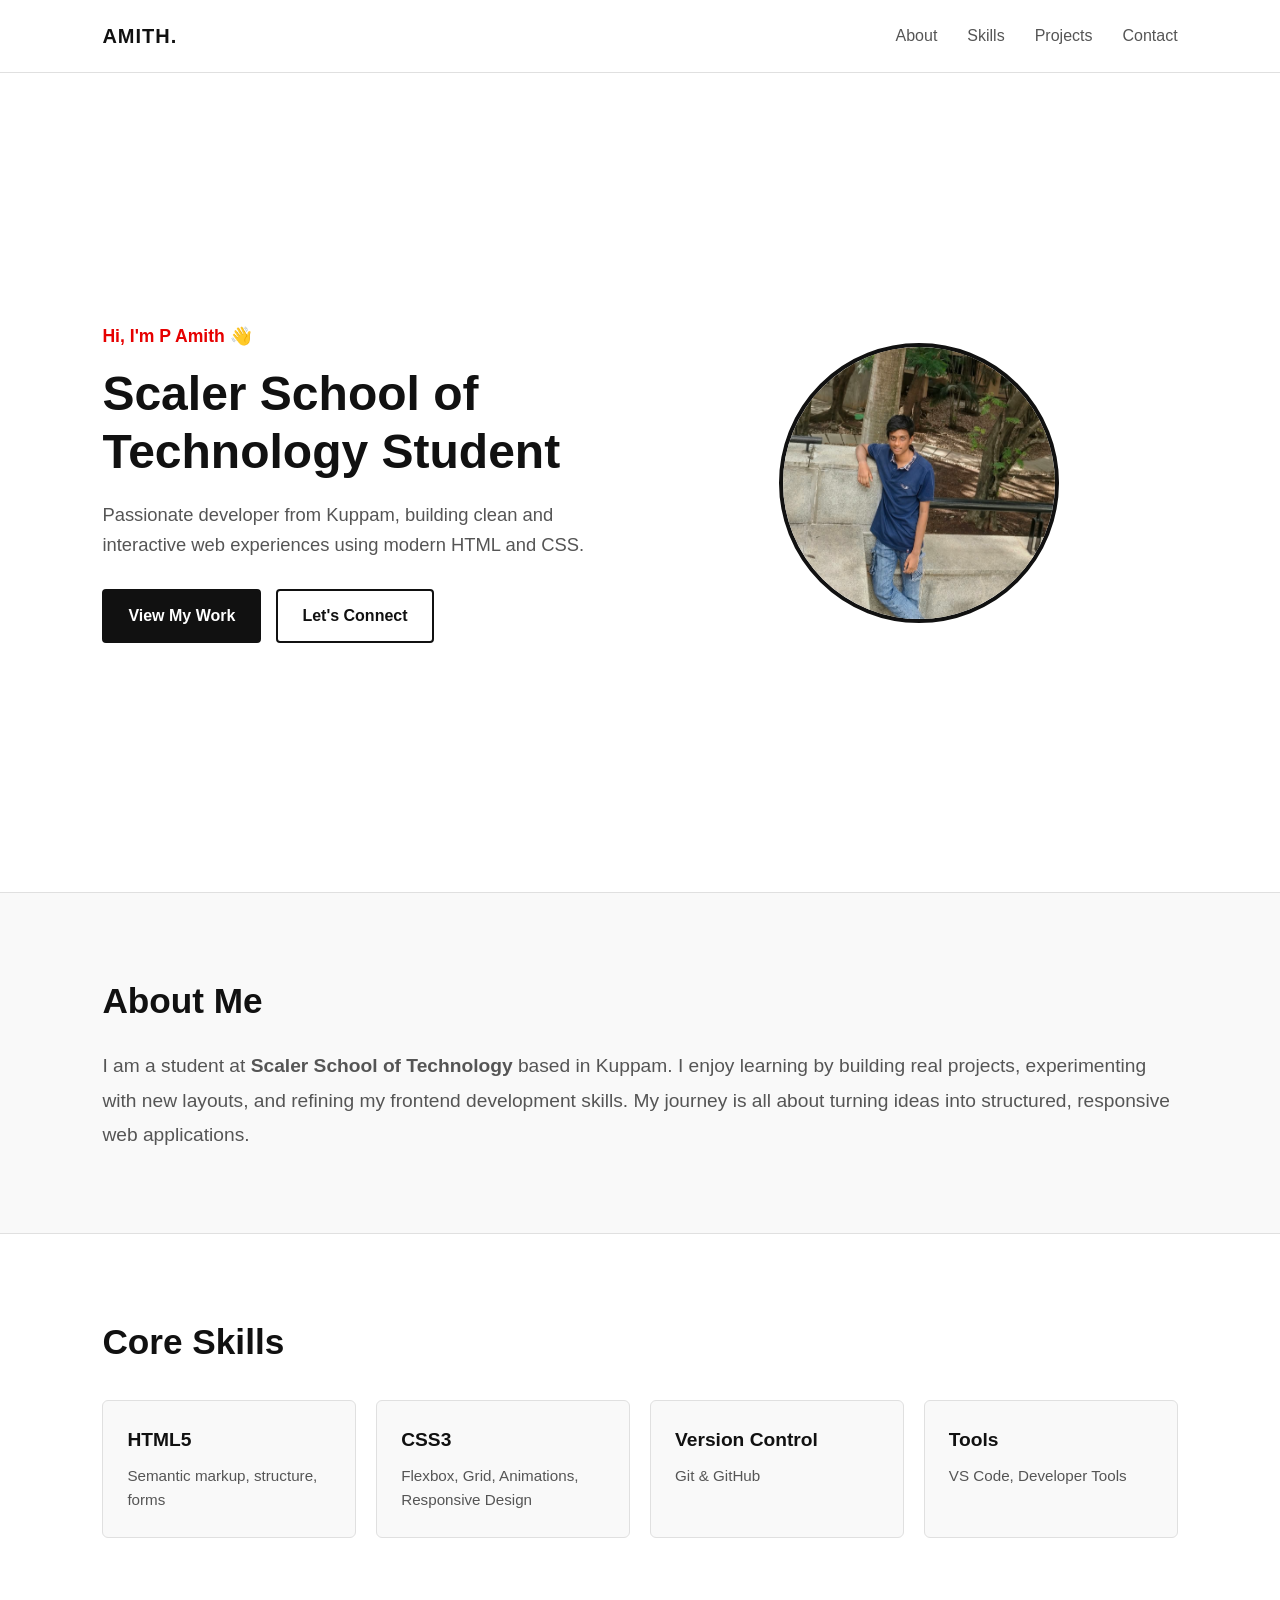
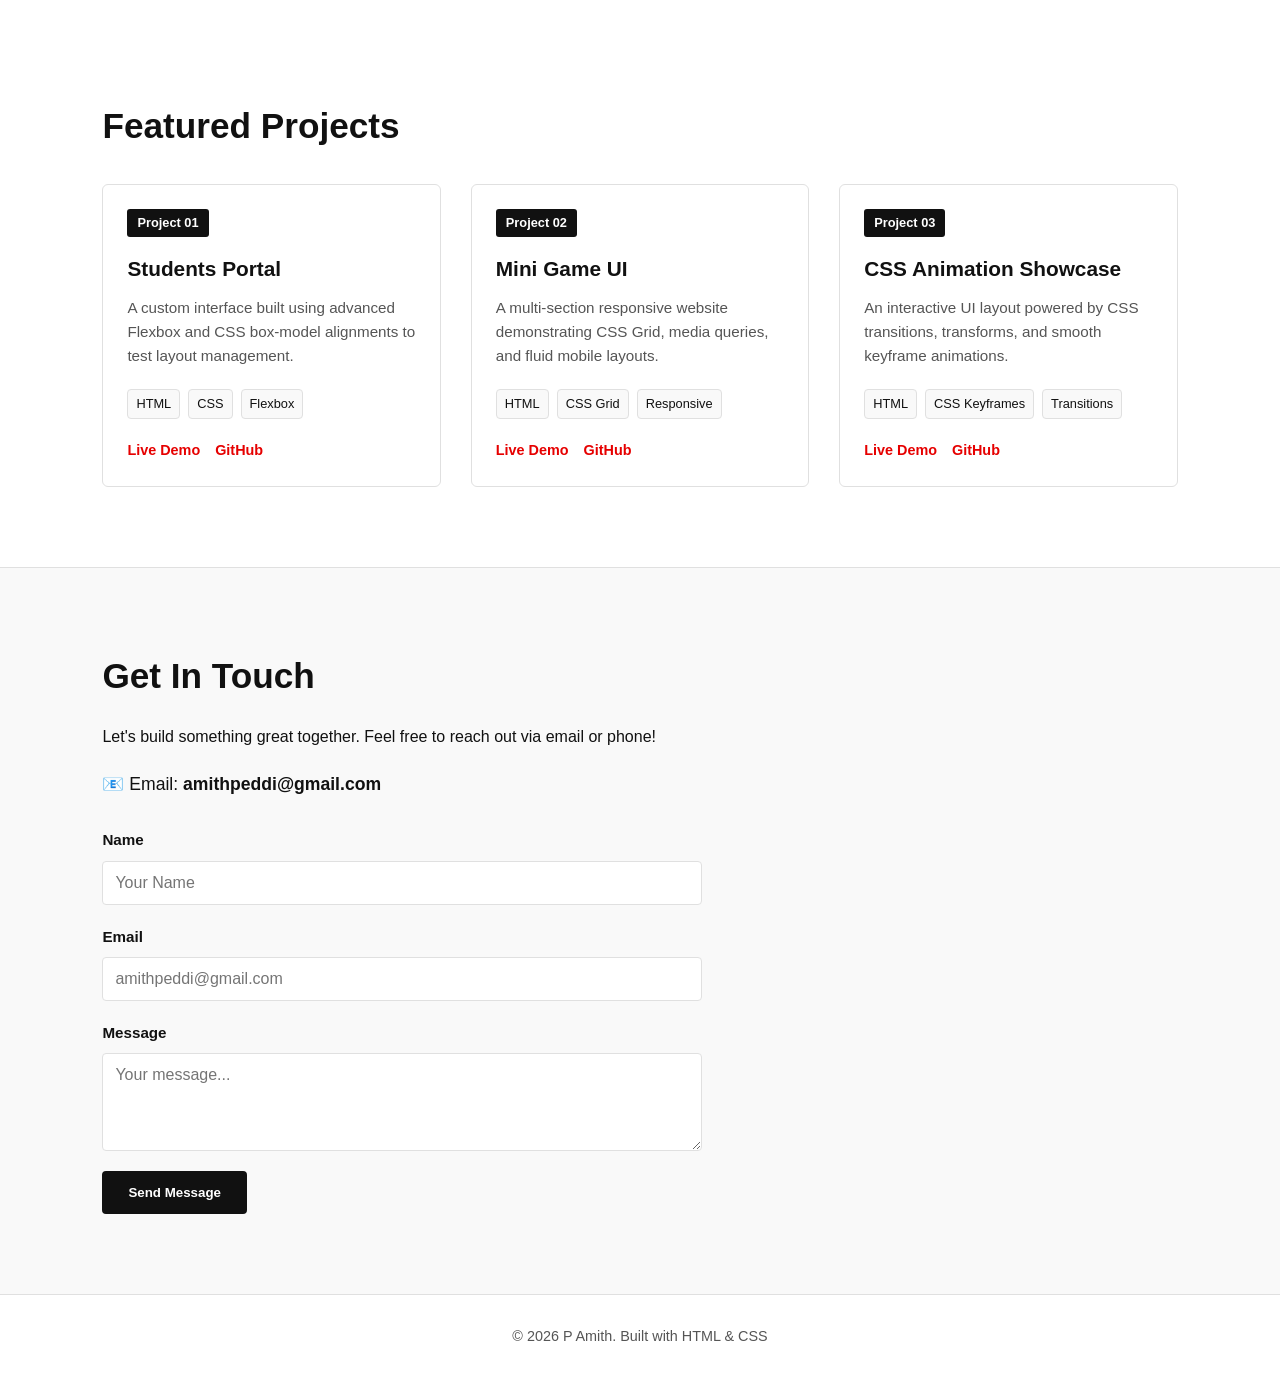
<file: index.html>
<!DOCTYPE html>
<html lang="en">
<head>
    <meta charset="UTF-8">
    <meta name="viewport" content="width=device-width, initial-scale=1.0">
    <title>P Amith — Portfolio</title>
    <link rel="stylesheet" href="style.css">
</head>
<body>

    <!-- Navigation Bar -->
    <header>
        <nav class="navbar">
            <div class="logo">AMITH.</div>
            <ul class="nav-links">
                <li><a href="#about">About</a></li>
                <li><a href="#skills">Skills</a></li>
                <li><a href="#projects">Projects</a></li>
                <li><a href="#contact">Contact</a></li>
            </ul>
        </nav>
    </header>

    <main>
        <!-- Hero Section -->
        <section id="hero" class="hero-section">
            <div class="hero-content">
                <span class="greeting">Hi, I'm P Amith 👋</span>
                <h1>Scaler School of Technology Student</h1>
                <p>Passionate developer from Kuppam, building clean and interactive web experiences using modern HTML and CSS.</p>
                <div class="hero-buttons">
                    <a href="#projects" class="btn btn-primary">View My Work</a>
                    <a href="#contact" class="btn btn-outline">Let's Connect</a>
                </div>
            </div>
            <div class="hero-image-container">
                <!-- Replace images/profile.jpg with your photo -->
                <img src="WhatsApp Image 2026-10-12 at 09.48.16.jpeg" class="profile-img">
            </div>
        </section>

        <!-- About Section -->
        <section id="about" class="about-section">
            <h2>About Me</h2>
            <p class="about-text">
                I am a student at <strong>Scaler School of Technology</strong> based in Kuppam. I enjoy learning by building real projects, experimenting with new layouts, and refining my frontend development skills. My journey is all about turning ideas into structured, responsive web applications.
            </p>
        </section>

        <!-- Skills Section -->
        <section id="skills" class="skills-section">
            <h2>Core Skills</h2>
            <div class="skills-grid">
                <div class="skill-card">
                    <h3>HTML5</h3>
                    <p>Semantic markup, structure, forms</p>
                </div>
                <div class="skill-card">
                    <h3>CSS3</h3>
                    <p>Flexbox, Grid, Animations, Responsive Design</p>
                </div>
                <div class="skill-card">
                    <h3>Version Control</h3>
                    <p>Git & GitHub</p>
                </div>
                <div class="skill-card">
                    <h3>Tools</h3>
                    <p>VS Code, Developer Tools</p>
                </div>
            </div>
        </section>

        <!-- Projects Section -->
        <section id="projects" class="projects-section">
            <h2>Featured Projects</h2>
            <div class="projects-grid">
                
                <!-- Project 1 -->
                <div class="project-card">
                    <div class="project-banner">Project 01</div>
                    <h3>Students Portal</h3>
                    <p>A custom interface built using advanced Flexbox and CSS box-model alignments to test layout management.</p>
                    <div class="project-tags">
                        <span>HTML</span><span>CSS</span><span>Flexbox</span>
                    </div>
                    <div class="project-links">
                        <a href="https://peddiamith.github.io/Assignment-1/" target="_blank">Live Demo</a>
                        <a href="https://github.com/PEDDIAMITH/Assignment-1.git" target="_blank">GitHub</a>
                    </div>
                </div>

                <!-- Project 2 -->
                <div class="project-card">
                    <div class="project-banner">Project 02</div>
                    <h3>Mini Game UI</h3>
                    <p>A multi-section responsive website demonstrating CSS Grid, media queries, and fluid mobile layouts.</p>
                    <div class="project-tags">
                        <span>HTML</span><span>CSS Grid</span><span>Responsive</span>
                    </div>
                    <div class="project-links">
                        <a href="https://peddiamith.github.io/Assignment-2/" target="_blank">Live Demo</a>
                        <a href="https://github.com/PEDDIAMITH/Assignment-2.git" target="_blank">GitHub</a>
                    </div>
                </div>

                <!-- Project 3 -->
                <div class="project-card">
                    <div class="project-banner">Project 03</div>
                    <h3>CSS Animation Showcase</h3>
                    <p>An interactive UI layout powered by CSS transitions, transforms, and smooth keyframe animations.</p>
                    <div class="project-tags">
                        <span>HTML</span><span>CSS Keyframes</span><span>Transitions</span>
                    </div>
                    <div class="project-links">
                        <a href="#" target="_blank">Live Demo</a>
                        <a href="#" target="_blank">GitHub</a>
                    </div>
                </div>

            </div>
        </section>

        <!-- Contact Section -->
        <section id="contact" class="contact-section">
            <h2>Get In Touch</h2>
            <p>Let's build something great together. Feel free to reach out via email or phone!</p>
            
            <div class="contact-info">
                <p>📧 Email: <a href="mailto:amithpeddi@gmail.com">amithpeddi@gmail.com</a></p>
                
            </div>

            <form class="contact-form">
                <div class="form-group">
                    <label for="name">Name</label>
                    <input type="text" id="name" placeholder="Your Name" required>
                </div>
                <div class="form-group">
                    <label for="email">Email</label>
                    <input type="email" id="email" placeholder="amithpeddi@gmail.com" required>
                </div>
                <div class="form-group">
                    <label for="message">Message</label>
                    <textarea id="message" rows="4" placeholder="Your message..." required></textarea>
                </div>
                <button type="submit" class="btn btn-primary">Send Message</button>
            </form>
        </section>
    </main>

    <!-- Footer -->
    <footer>
        <p>© 2026 P Amith. Built with HTML & CSS </p>
    </footer>

</body>
</html>
</file>
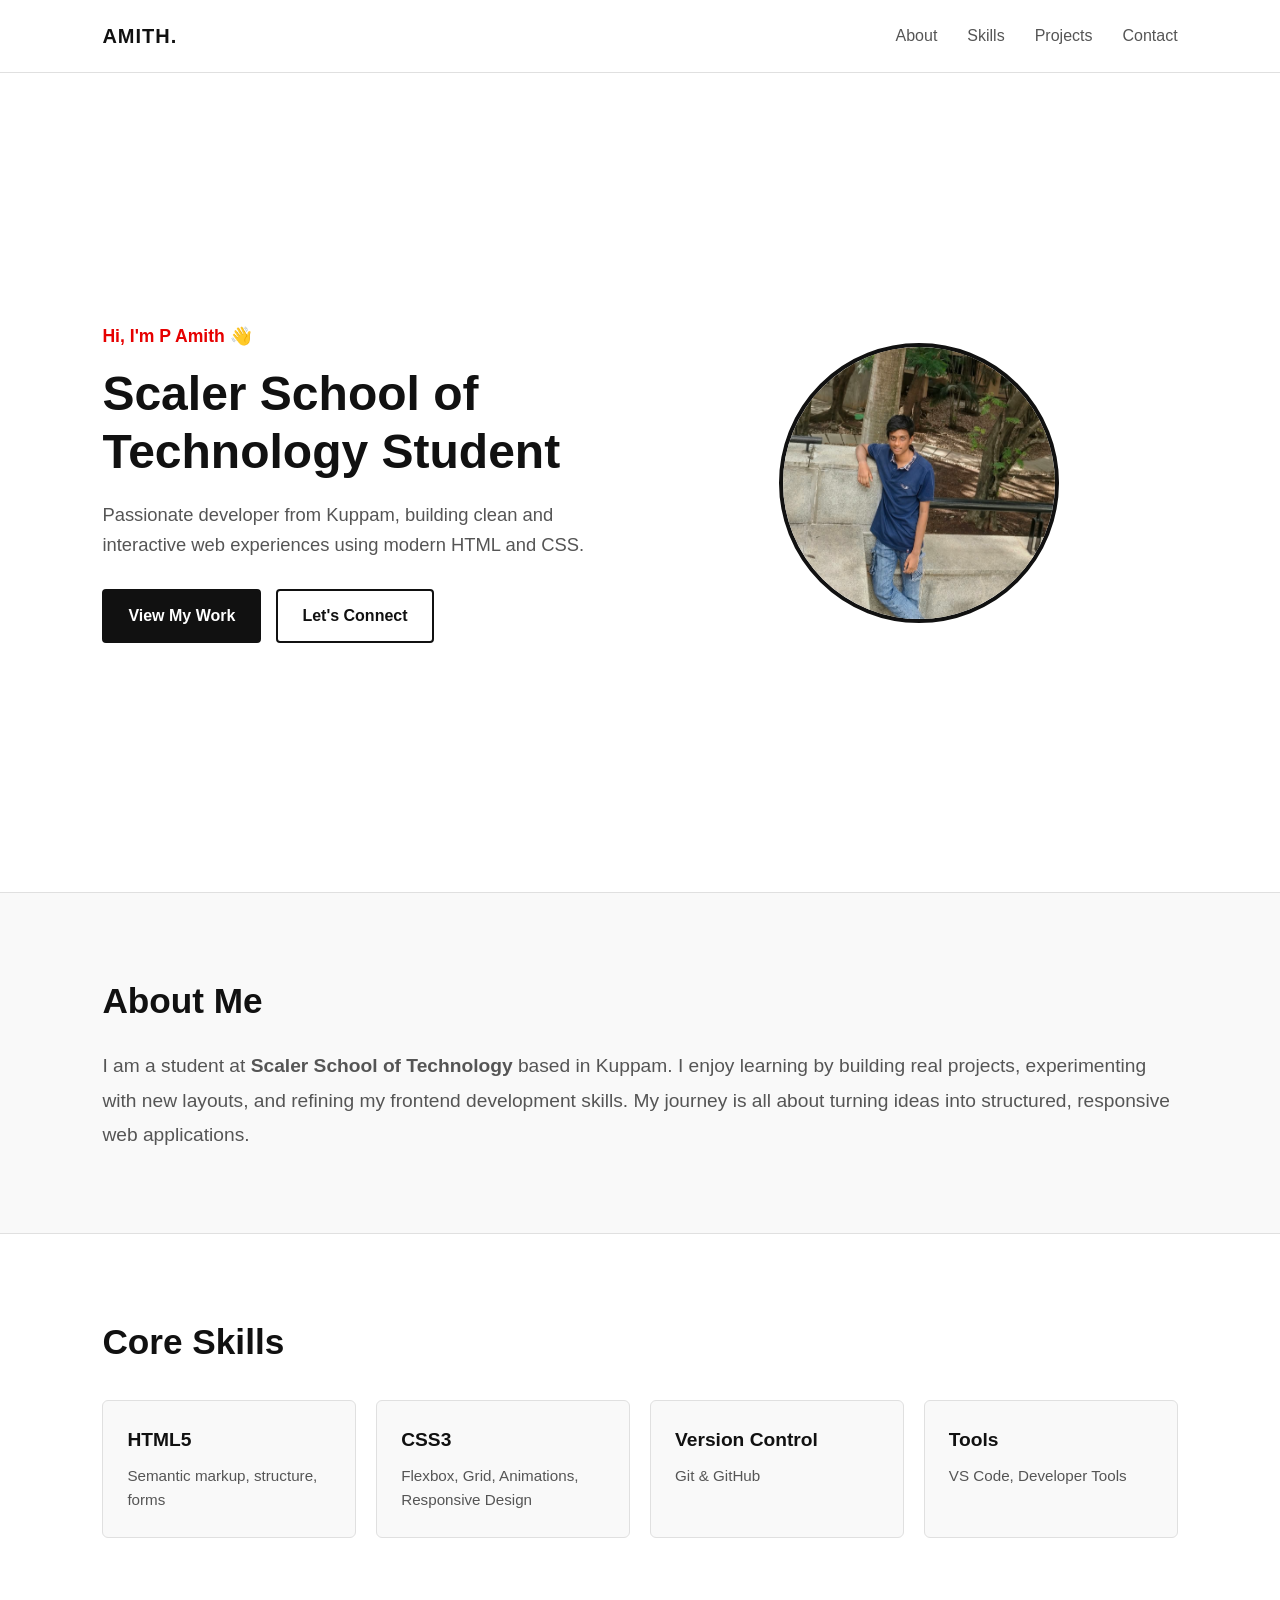
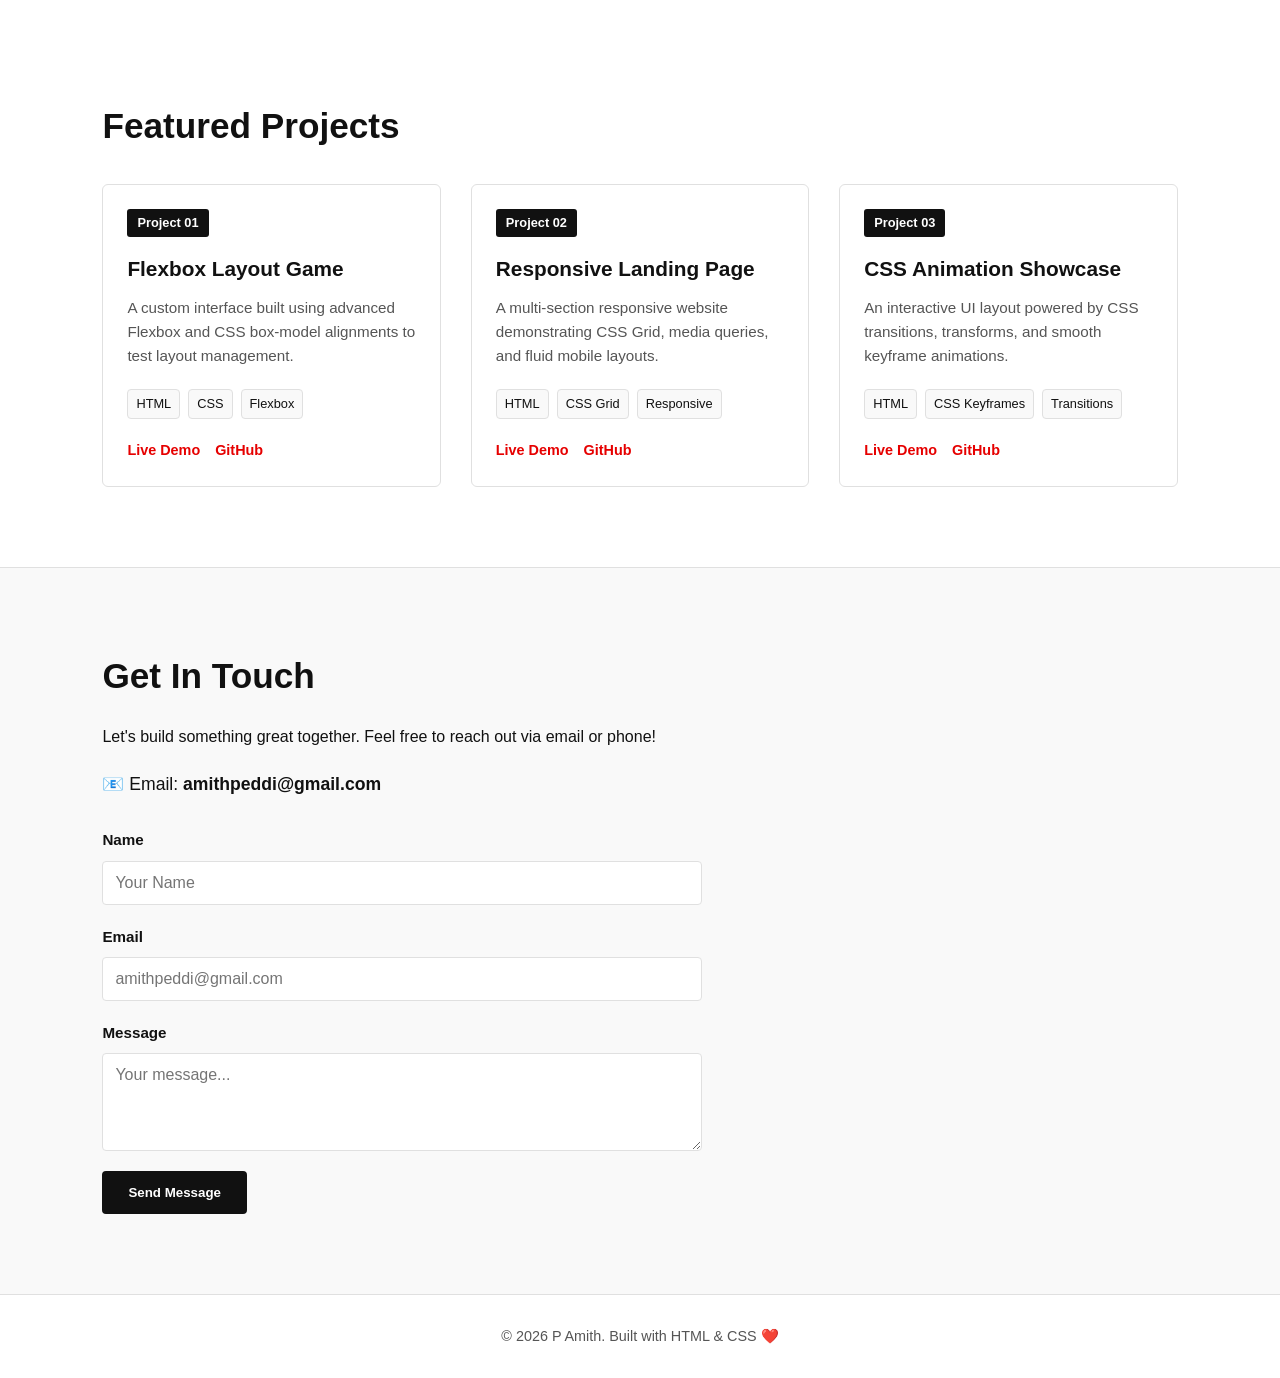
<file: PORT.HTML>
<!DOCTYPE html>
<html lang="en">
<head>
    <meta charset="UTF-8">
    <meta name="viewport" content="width=device-width, initial-scale=1.0">
    <title>P Amith — Portfolio</title>
    <link rel="stylesheet" href="style.css">
    <style>/* Color Palette: White background, Black text, Red accents */
:root {
    --bg-color: #ffffff;
    --surface-color: #f9f9f9;
    --text-primary: #111111;
    --text-secondary: #555555;
    --accent-red: #e60000;
    --accent-hover: #b30000;
    --border-color: #e0e0e0;
}

* {
    margin: 0;
    padding: 0;
    box-sizing: border-box;
}

html {
    scroll-behavior: smooth;
}

body {
    font-family: -apple-system, BlinkMacSystemFont, "Segoe UI", Roboto, Helvetica, Arial, sans-serif;
    background-color: var(--bg-color);
    color: var(--text-primary);
    line-height: 1.6;
}

/* Navbar */
.navbar {
    display: flex;
    justify-content: space-between;
    align-items: center;
    padding: 20px 8%;
    border-bottom: 1px solid var(--border-color);
    position: sticky;
    top: 0;
    background-color: var(--bg-color);
    z-index: 1000;
}

.logo {
    font-weight: 800;
    font-size: 1.25rem;
    letter-spacing: 1px;
    color: var(--text-primary);
}

.nav-links {
    list-style: none;
    display: flex;
    gap: 30px;
}

.nav-links a {
    text-decoration: none;
    color: var(--text-secondary);
    font-weight: 500;
    transition: color 0.2s ease;
}

.nav-links a:hover {
    color: var(--accent-red);
}

/* Sections General */
section {
    padding: 80px 8%;
}

/* Hero Section */
.hero-section {
    display: flex;
    align-items: center;
    justify-content: space-between;
    gap: 40px;
    min-height: calc(100vh - 81px);
}

.hero-content {
    flex: 1;
}

.greeting {
    display: inline-block;
    font-weight: 600;
    color: var(--accent-red);
    margin-bottom: 15px;
    font-size: 1.1rem;
}

.hero-content h1 {
    font-size: 3rem;
    font-weight: 800;
    line-height: 1.2;
    margin-bottom: 20px;
}

.hero-content p {
    font-size: 1.15rem;
    color: var(--text-secondary);
    margin-bottom: 30px;
}

.hero-buttons {
    display: flex;
    gap: 15px;
}

.hero-image-container {
    flex: 1;
    display: flex;
    justify-content: center;
}

.profile-img {
    width: 280px;
    height: 280px;
    object-fit: cover;
    border-radius: 50%;
    border: 4px solid var(--text-primary);
}

/* Buttons */
.btn {
    display: inline-block;
    padding: 12px 24px;
    border-radius: 4px;
    font-weight: 600;
    text-decoration: none;
    transition: all 0.2s ease;
    cursor: pointer;
    border: 2px solid var(--text-primary);
}

.btn-primary {
    background-color: var(--text-primary);
    color: var(--bg-color);
}

.btn-primary:hover {
    background-color: var(--accent-red);
    border-color: var(--accent-red);
}

.btn-outline {
    background-color: transparent;
    color: var(--text-primary);
}

.btn-outline:hover {
    border-color: var(--accent-red);
    color: var(--accent-red);
}

/* About Section */
.about-section {
    background-color: var(--surface-color);
    border-top: 1px solid var(--border-color);
    border-bottom: 1px solid var(--border-color);
}

.about-section h2, .skills-section h2, .projects-section h2, .contact-section h2 {
    font-size: 2.2rem;
    font-weight: 800;
    margin-bottom: 20px;
}

.about-text {
    font-size: 1.2rem;
    color: var(--text-secondary);
    max-br: 800px;
    line-height: 1.8;
}

/* Skills Section */
.skills-grid {
    display: grid;
    grid-template-columns: repeat(auto-fit, minmax(220px, 1fr));
    gap: 20px;
    margin-top: 30px;
}

.skill-card {
    background-color: var(--surface-color);
    border: 1px solid var(--border-color);
    padding: 24px;
    border-radius: 6px;
    transition: transform 0.3s ease, border-color 0.3s ease;
}

.skill-card:hover {
    transform: translateY(-5px);
    border-color: var(--accent-red);
}

.skill-card h3 {
    font-size: 1.2rem;
    margin-bottom: 8px;
}

.skill-card p {
    color: var(--text-secondary);
    font-size: 0.95rem;
}

/* Projects Section */
.projects-grid {
    display: grid;
    grid-template-columns: repeat(auto-fit, minmax(280px, 1fr));
    gap: 30px;
    margin-top: 30px;
}

.project-card {
    border: 1px solid var(--border-color);
    border-radius: 6px;
    padding: 24px;
    background-color: var(--bg-color);
    display: flex;
    flex-direction: column;
    justify-content: space-between;
    transition: transform 0.3s ease, box-shadow 0.3s ease;
}

.project-card:hover {
    transform: translateY(-6px);
    box-shadow: 0 10px 25px rgba(230, 0, 0, 0.1);
}

.project-banner {
    background-color: var(--text-primary);
    color: var(--bg-color);
    display: inline-block;
    padding: 4px 10px;
    font-size: 0.8rem;
    font-weight: 700;
    border-radius: 3px;
    margin-bottom: 15px;
    width: fit-content;
}

.project-card h3 {
    font-size: 1.3rem;
    margin-bottom: 10px;
}

.project-card p {
    color: var(--text-secondary);
    font-size: 0.95rem;
    margin-bottom: 20px;
}

.project-tags {
    display: flex;
    gap: 8px;
    margin-bottom: 20px;
    flex-wrap: wrap;
}

.project-tags span {
    font-size: 0.8rem;
    background-color: var(--surface-color);
    padding: 4px 8px;
    border-radius: 4px;
    border: 1px solid var(--border-color);
    font-weight: 500;
}

.project-links {
    display: flex;
    gap: 15px;
}

.project-links a {
    text-decoration: none;
    font-size: 0.9rem;
    font-weight: 600;
    color: var(--accent-red);
}

.project-links a:hover {
    text-decoration: underline;
}

/* Contact Section */
.contact-section {
    background-color: var(--surface-color);
    border-top: 1px solid var(--border-color);
}

.contact-info {
    margin: 20px 0 30px 0;
    font-size: 1.1rem;
}

.contact-info a {
    color: var(--text-primary);
    text-decoration: none;
    font-weight: 600;
}

.contact-info a:hover {
    color: var(--accent-red);
}

.contact-form {
    max-width: 600px;
}

.form-group {
    margin-bottom: 20px;
    display: flex;
    flex-direction: column;
}

.form-group label {
    font-weight: 600;
    margin-bottom: 8px;
    font-size: 0.95rem;
}

.form-group input, .form-group textarea {
    padding: 12px;
    border: 1px solid var(--border-color);
    border-radius: 4px;
    font-family: inherit;
    font-size: 1rem;
    background-color: var(--bg-color);
}

.form-group input:focus, .form-group textarea:focus {
    outline: none;
    border-color: var(--accent-red);
}

/* Footer */
footer {
    text-align: center;
    padding: 30px 8%;
    border-top: 1px solid var(--border-color);
    font-size: 0.9rem;
    color: var(--text-secondary);
}

/* Responsive Design (Media Query) */
@media (max-width: 768px) {
    .hero-section {
        flex-direction: column-reverse;
        text-align: center;
        padding-top: 40px;
    }

    .hero-buttons {
        justify-content: center;
    }

    .nav-links {
        display: none; /* Can be expanded if hamburger menu is added later */
    }

    .hero-content h1 {
        font-size: 2.2rem;
    }
}</style>
</head>
<body>

    <!-- Navigation Bar -->
    <header>
        <nav class="navbar">
            <div class="logo">AMITH.</div>
            <ul class="nav-links">
                <li><a href="#about">About</a></li>
                <li><a href="#skills">Skills</a></li>
                <li><a href="#projects">Projects</a></li>
                <li><a href="#contact">Contact</a></li>
            </ul>
        </nav>
    </header>

    <main>
        <!-- Hero Section -->
        <section id="hero" class="hero-section">
            <div class="hero-content">
                <span class="greeting">Hi, I'm P Amith 👋</span>
                <h1>Scaler School of Technology Student</h1>
                <p>Passionate developer from Kuppam, building clean and interactive web experiences using modern HTML and CSS.</p>
                <div class="hero-buttons">
                    <a href="#projects" class="btn btn-primary">View My Work</a>
                    <a href="#contact" class="btn btn-outline">Let's Connect</a>
                </div>
            </div>
            <div class="hero-image-container">
                <!-- Replace images/profile.jpg with your photo -->
                <img src="WhatsApp Image 2026-10-12 at 09.48.16.jpeg" alt="P Amith" class="profile-img">
            </div>
        </section>

        <!-- About Section -->
        <section id="about" class="about-section">
            <h2>About Me</h2>
            <p class="about-text">
                I am a student at <strong>Scaler School of Technology</strong> based in Kuppam. I enjoy learning by building real projects, experimenting with new layouts, and refining my frontend development skills. My journey is all about turning ideas into structured, responsive web applications.
            </p>
        </section>

        <!-- Skills Section -->
        <section id="skills" class="skills-section">
            <h2>Core Skills</h2>
            <div class="skills-grid">
                <div class="skill-card">
                    <h3>HTML5</h3>
                    <p>Semantic markup, structure, forms</p>
                </div>
                <div class="skill-card">
                    <h3>CSS3</h3>
                    <p>Flexbox, Grid, Animations, Responsive Design</p>
                </div>
                <div class="skill-card">
                    <h3>Version Control</h3>
                    <p>Git & GitHub</p>
                </div>
                <div class="skill-card">
                    <h3>Tools</h3>
                    <p>VS Code, Developer Tools</p>
                </div>
            </div>
        </section>

        <!-- Projects Section -->
        <section id="projects" class="projects-section">
            <h2>Featured Projects</h2>
            <div class="projects-grid">
                
                <!-- Project 1 -->
                <div class="project-card">
                    <div class="project-banner">Project 01</div>
                    <h3>Flexbox Layout Game</h3>
                    <p>A custom interface built using advanced Flexbox and CSS box-model alignments to test layout management.</p>
                    <div class="project-tags">
                        <span>HTML</span><span>CSS</span><span>Flexbox</span>
                    </div>
                    <div class="project-links">
                        <a href="#" target="_blank">Live Demo</a>
                        <a href="#" target="_blank">GitHub</a>
                    </div>
                </div>

                <!-- Project 2 -->
                <div class="project-card">
                    <div class="project-banner">Project 02</div>
                    <h3>Responsive Landing Page</h3>
                    <p>A multi-section responsive website demonstrating CSS Grid, media queries, and fluid mobile layouts.</p>
                    <div class="project-tags">
                        <span>HTML</span><span>CSS Grid</span><span>Responsive</span>
                    </div>
                    <div class="project-links">
                        <a href="#" target="_blank">Live Demo</a>
                        <a href="#" target="_blank">GitHub</a>
                    </div>
                </div>

                <!-- Project 3 -->
                <div class="project-card">
                    <div class="project-banner">Project 03</div>
                    <h3>CSS Animation Showcase</h3>
                    <p>An interactive UI layout powered by CSS transitions, transforms, and smooth keyframe animations.</p>
                    <div class="project-tags">
                        <span>HTML</span><span>CSS Keyframes</span><span>Transitions</span>
                    </div>
                    <div class="project-links">
                        <a href="#" target="_blank">Live Demo</a>
                        <a href="#" target="_blank">GitHub</a>
                    </div>
                </div>

            </div>
        </section>

        <!-- Contact Section -->
        <section id="contact" class="contact-section">
            <h2>Get In Touch</h2>
            <p>Let's build something great together. Feel free to reach out via email or phone!</p>
            
            <div class="contact-info">
                <p>📧 Email: <a href="mailto:amithpeddi@gmail.com">amithpeddi@gmail.com</a></p>
                
            </div>

            <form class="contact-form">
                <div class="form-group">
                    <label for="name">Name</label>
                    <input type="text" id="name" placeholder="Your Name" required>
                </div>
                <div class="form-group">
                    <label for="email">Email</label>
                    <input type="email" id="email" placeholder="amithpeddi@gmail.com" required>
                </div>
                <div class="form-group">
                    <label for="message">Message</label>
                    <textarea id="message" rows="4" placeholder="Your message..." required></textarea>
                </div>
                <button type="submit" class="btn btn-primary">Send Message</button>
            </form>
        </section>
    </main>

    <!-- Footer -->
    <footer>
        <p>© 2026 P Amith. Built with HTML & CSS ❤️</p>
    </footer>

</body>
</html>
</file>
<file: style.css>
/* Color Palette: White background, Black text, Red accents */
:root {
    --bg-color: #ffffff;
    --surface-color: #f9f9f9;
    --text-primary: #111111;
    --text-secondary: #555555;
    --accent-red: #e60000;
    --accent-hover: #b30000;
    --border-color: #e0e0e0;
}

* {
    margin: 0;
    padding: 0;
    box-sizing: border-box;
}

html {
    scroll-behavior: smooth;
}

body {
    font-family: -apple-system, BlinkMacSystemFont, "Segoe UI", Roboto, Helvetica, Arial, sans-serif;
    background-color: var(--bg-color);
    color: var(--text-primary);
    line-height: 1.6;
}

/* Navbar */
.navbar {
    display: flex;
    justify-content: space-between;
    align-items: center;
    padding: 20px 8%;
    border-bottom: 1px solid var(--border-color);
    position: sticky;
    top: 0;
    background-color: var(--bg-color);
    z-index: 1000;
}

.logo {
    font-weight: 800;
    font-size: 1.25rem;
    letter-spacing: 1px;
    color: var(--text-primary);
}

.nav-links {
    list-style: none;
    display: flex;
    gap: 30px;
}

.nav-links a {
    text-decoration: none;
    color: var(--text-secondary);
    font-weight: 500;
    transition: color 0.2s ease;
}

.nav-links a:hover {
    color: var(--accent-red);
}

/* Sections General */
section {
    padding: 80px 8%;
}

/* Hero Section */
.hero-section {
    display: flex;
    align-items: center;
    justify-content: space-between;
    gap: 40px;
    min-height: calc(100vh - 81px);
}

.hero-content {
    flex: 1;
}

.greeting {
    display: inline-block;
    font-weight: 600;
    color: var(--accent-red);
    margin-bottom: 15px;
    font-size: 1.1rem;
}

.hero-content h1 {
    font-size: 3rem;
    font-weight: 800;
    line-height: 1.2;
    margin-bottom: 20px;
}

.hero-content p {
    font-size: 1.15rem;
    color: var(--text-secondary);
    margin-bottom: 30px;
}

.hero-buttons {
    display: flex;
    gap: 15px;
}

.hero-image-container {
    flex: 1;
    display: flex;
    justify-content: center;
}

.profile-img {
    width: 280px;
    height: 280px;
    object-fit: cover;
    border-radius: 50%;
    border: 4px solid var(--text-primary);
}

/* Buttons */
.btn {
    display: inline-block;
    padding: 12px 24px;
    border-radius: 4px;
    font-weight: 600;
    text-decoration: none;
    transition: all 0.2s ease;
    cursor: pointer;
    border: 2px solid var(--text-primary);
}

.btn-primary {
    background-color: var(--text-primary);
    color: var(--bg-color);
}

.btn-primary:hover {
    background-color: var(--accent-red);
    border-color: var(--accent-red);
}

.btn-outline {
    background-color: transparent;
    color: var(--text-primary);
}

.btn-outline:hover {
    border-color: var(--accent-red);
    color: var(--accent-red);
}

/* About Section */
.about-section {
    background-color: var(--surface-color);
    border-top: 1px solid var(--border-color);
    border-bottom: 1px solid var(--border-color);
}

.about-section h2, .skills-section h2, .projects-section h2, .contact-section h2 {
    font-size: 2.2rem;
    font-weight: 800;
    margin-bottom: 20px;
}

.about-text {
    font-size: 1.2rem;
    color: var(--text-secondary);
    max-br: 800px;
    line-height: 1.8;
}

/* Skills Section */
.skills-grid {
    display: grid;
    grid-template-columns: repeat(auto-fit, minmax(220px, 1fr));
    gap: 20px;
    margin-top: 30px;
}

.skill-card {
    background-color: var(--surface-color);
    border: 1px solid var(--border-color);
    padding: 24px;
    border-radius: 6px;
    transition: transform 0.3s ease, border-color 0.3s ease;
}

.skill-card:hover {
    transform: translateY(-5px);
    border-color: var(--accent-red);
}

.skill-card h3 {
    font-size: 1.2rem;
    margin-bottom: 8px;
}

.skill-card p {
    color: var(--text-secondary);
    font-size: 0.95rem;
}

/* Projects Section */
.projects-grid {
    display: grid;
    grid-template-columns: repeat(auto-fit, minmax(280px, 1fr));
    gap: 30px;
    margin-top: 30px;
}

.project-card {
    border: 1px solid var(--border-color);
    border-radius: 6px;
    padding: 24px;
    background-color: var(--bg-color);
    display: flex;
    flex-direction: column;
    justify-content: space-between;
    transition: transform 0.3s ease, box-shadow 0.3s ease;
}

.project-card:hover {
    transform: translateY(-6px);
    box-shadow: 0 10px 25px rgba(230, 0, 0, 0.1);
}

.project-banner {
    background-color: var(--text-primary);
    color: var(--bg-color);
    display: inline-block;
    padding: 4px 10px;
    font-size: 0.8rem;
    font-weight: 700;
    border-radius: 3px;
    margin-bottom: 15px;
    width: fit-content;
}

.project-card h3 {
    font-size: 1.3rem;
    margin-bottom: 10px;
}

.project-card p {
    color: var(--text-secondary);
    font-size: 0.95rem;
    margin-bottom: 20px;
}

.project-tags {
    display: flex;
    gap: 8px;
    margin-bottom: 20px;
    flex-wrap: wrap;
}

.project-tags span {
    font-size: 0.8rem;
    background-color: var(--surface-color);
    padding: 4px 8px;
    border-radius: 4px;
    border: 1px solid var(--border-color);
    font-weight: 500;
}

.project-links {
    display: flex;
    gap: 15px;
}

.project-links a {
    text-decoration: none;
    font-size: 0.9rem;
    font-weight: 600;
    color: var(--accent-red);
}

.project-links a:hover {
    text-decoration: underline;
}

/* Contact Section */
.contact-section {
    background-color: var(--surface-color);
    border-top: 1px solid var(--border-color);
}

.contact-info {
    margin: 20px 0 30px 0;
    font-size: 1.1rem;
}

.contact-info a {
    color: var(--text-primary);
    text-decoration: none;
    font-weight: 600;
}

.contact-info a:hover {
    color: var(--accent-red);
}

.contact-form {
    max-width: 600px;
}

.form-group {
    margin-bottom: 20px;
    display: flex;
    flex-direction: column;
}

.form-group label {
    font-weight: 600;
    margin-bottom: 8px;
    font-size: 0.95rem;
}

.form-group input, .form-group textarea {
    padding: 12px;
    border: 1px solid var(--border-color);
    border-radius: 4px;
    font-family: inherit;
    font-size: 1rem;
    background-color: var(--bg-color);
}

.form-group input:focus, .form-group textarea:focus {
    outline: none;
    border-color: var(--accent-red);
}

/* Footer */
footer {
    text-align: center;
    padding: 30px 8%;
    border-top: 1px solid var(--border-color);
    font-size: 0.9rem;
    color: var(--text-secondary);
}

/* Responsive Design (Media Query) */
@media (max-width: 768px) {
    .hero-section {
        flex-direction: column-reverse;
        text-align: center;
        padding-top: 40px;
    }

    .hero-buttons {
        justify-content: center;
    }

    .nav-links {
        display: none; /* Can be expanded if hamburger menu is added later */
    }

    .hero-content h1 {
        font-size: 2.2rem;
    }
}
</file>
